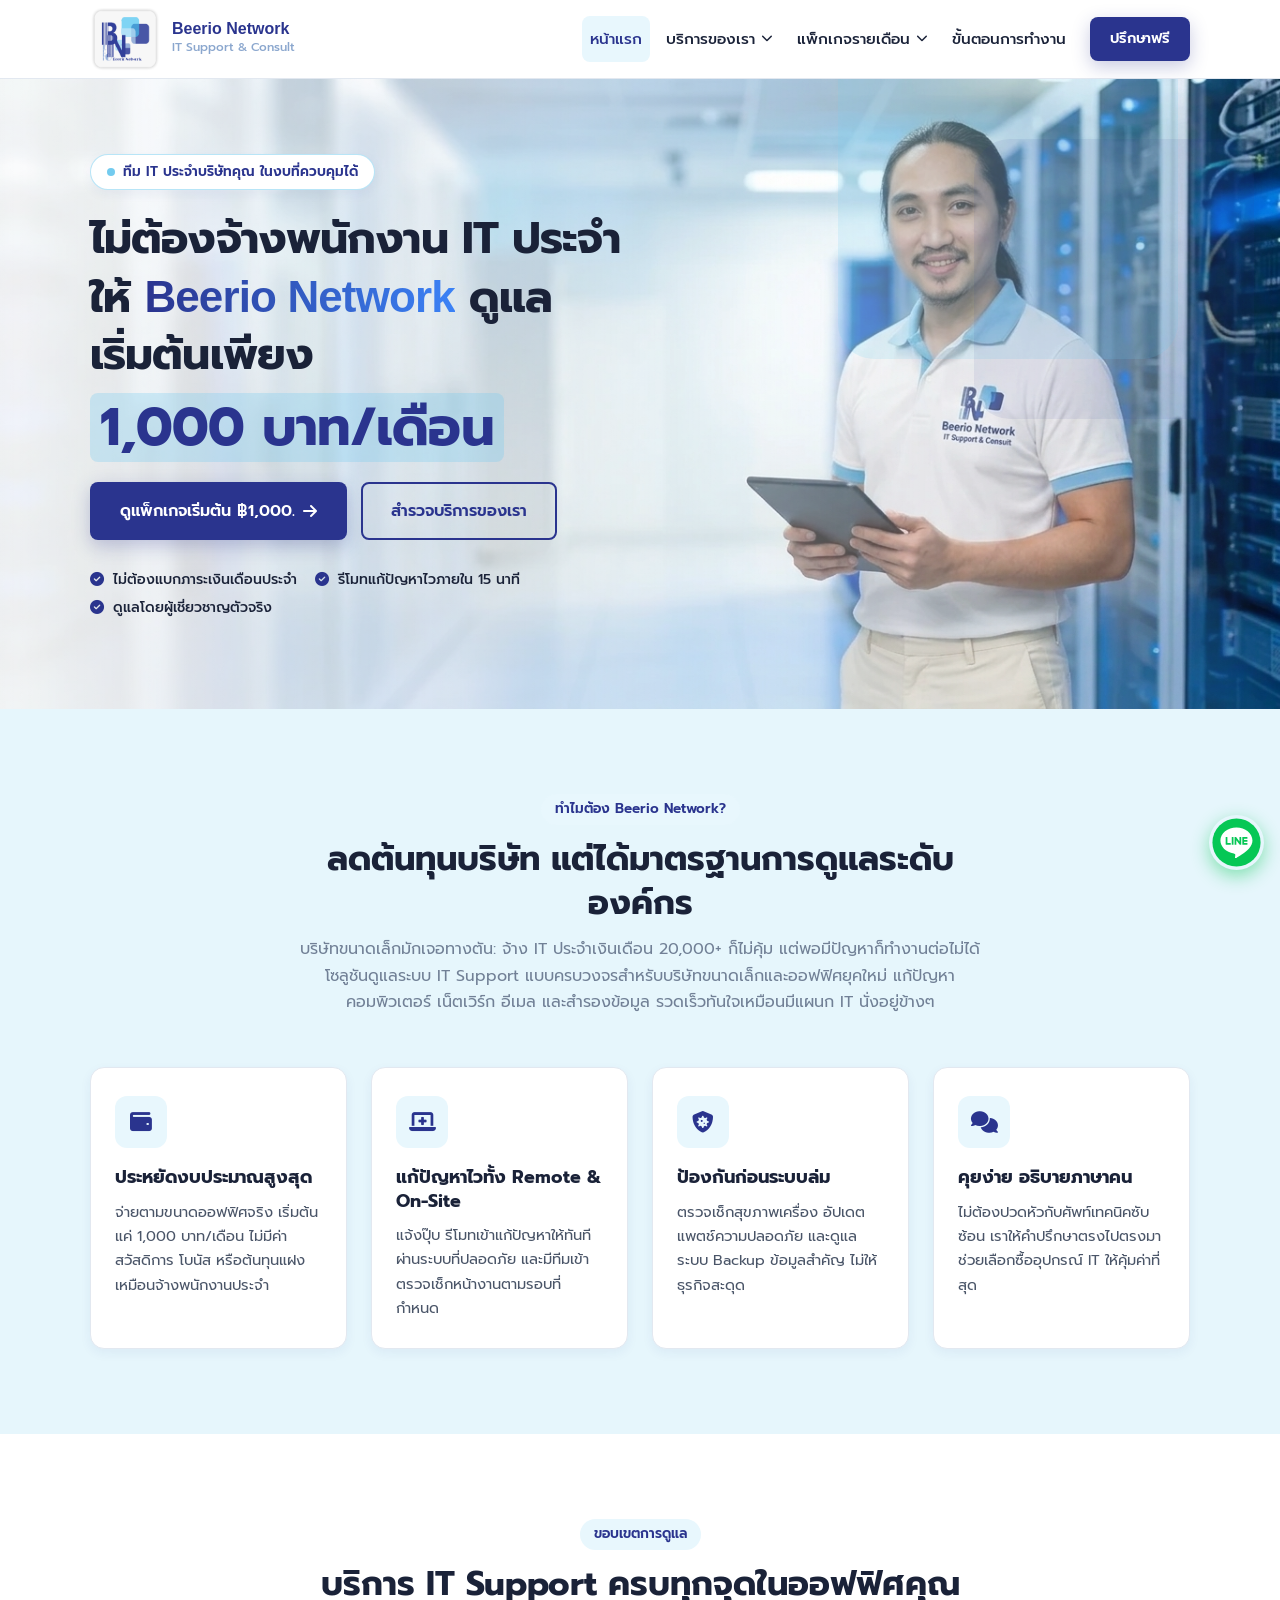
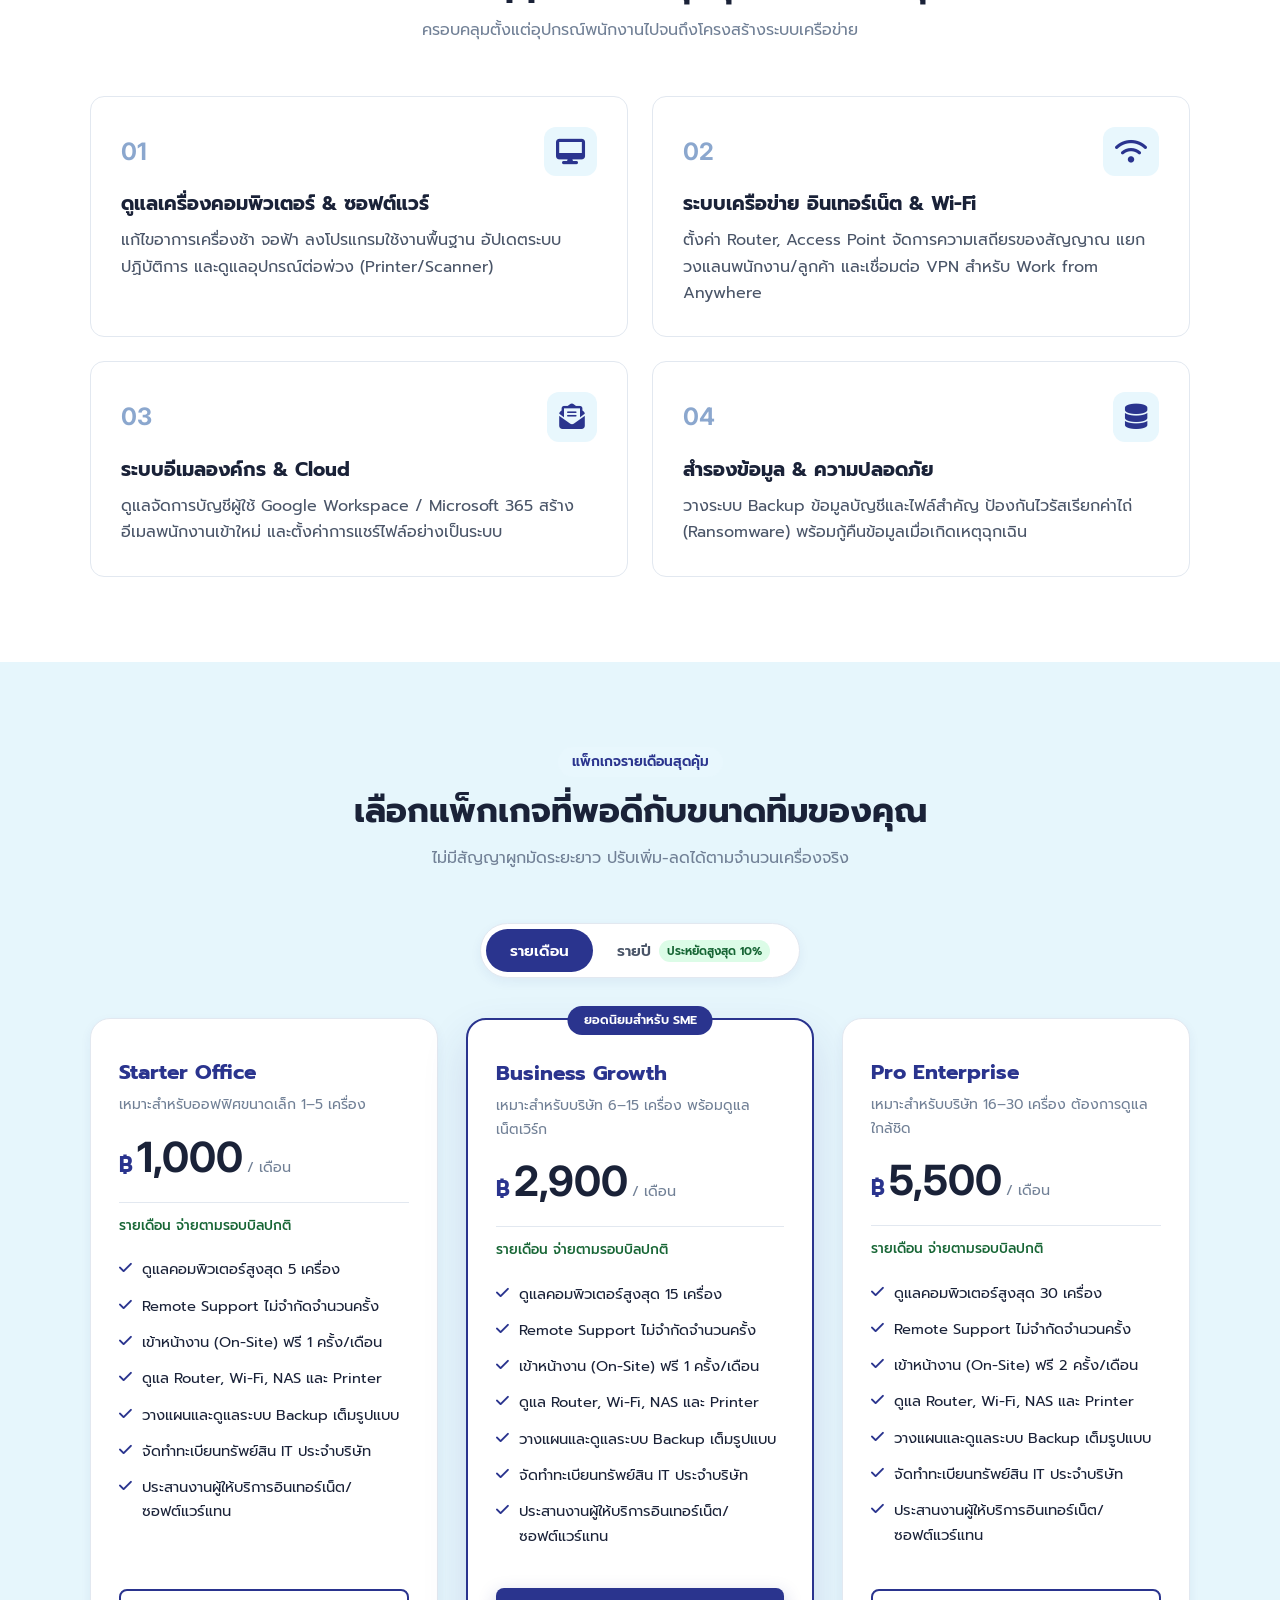
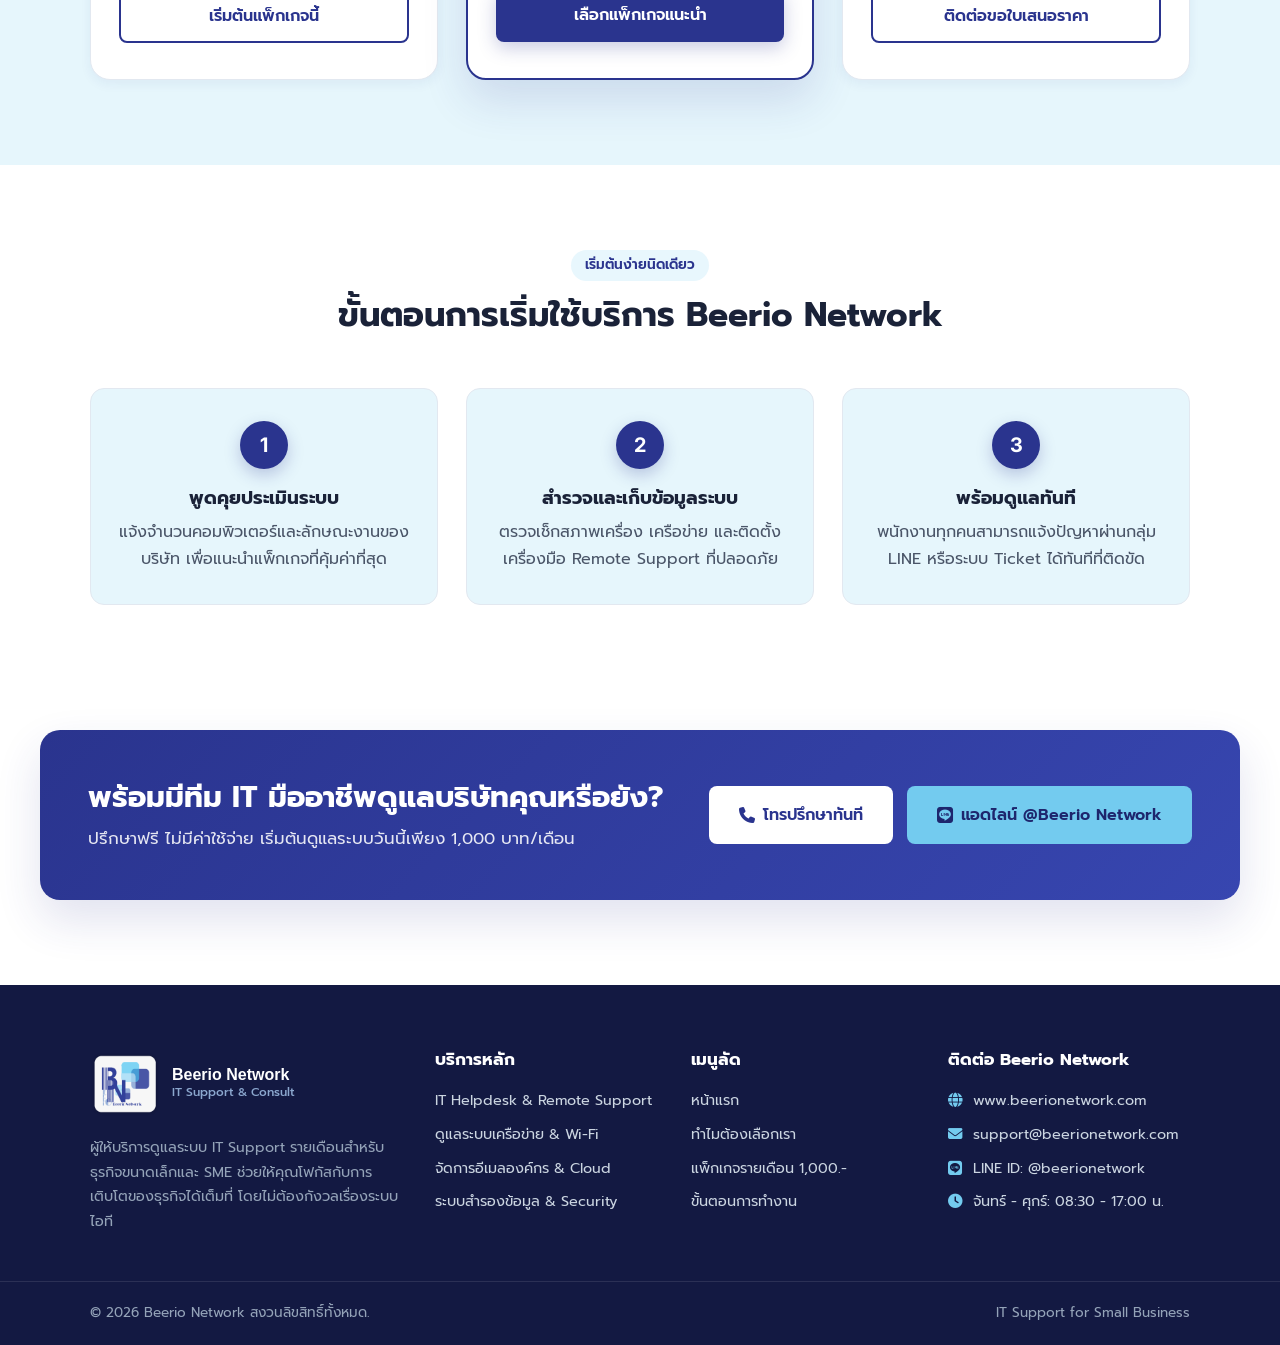
<file: index.html>
<!DOCTYPE html>
<html lang="th">

<head>
    <meta charset="UTF-8">
    <meta name="viewport" content="width=device-width, initial-scale=1.0">
    <link rel="icon" href="img/logo.png">
    <title>Beerio Network | บริการดูแลระบบ IT Support สำหรับบริษัทขนาดเล็ก</title>
    <meta name="description"
        content="บริการดูแลระบบ IT Support รายเดือนสำหรับบริษัทขนาดเล็ก ไม่ต้องจ้างพนักงานประจำ เริ่มต้นเพียง 1,000 บาท/เดือน โดย Beerio Network">

    <!-- Google Fonts: Prompt & Inter -->
    <link rel="preconnect" href="https://fonts.googleapis.com">
    <link rel="preconnect" href="https://fonts.gstatic.com" crossorigin>
    <link
        href="https://fonts.googleapis.com/css2?family=Inter:wght@400;600;700&family=Prompt:wght@300;400;500;600;700&display=swap"
        rel="stylesheet">

    <!-- Font Awesome Icons -->
    <link rel="stylesheet" href="https://cdnjs.cloudflare.com/ajax/libs/font-awesome/6.5.1/css/all.min.css">

    <!-- Custom CSS -->
    <link rel="stylesheet" href="css/style.css">
</head>

<body>

    <!-- FOOTER -->
    <div data-include="section/header.html"></div>

    <!-- MAIN: include แต่ละ section -->
    <main id="home">
        <div data-include="section/home.html"></div>
        <div data-include="section/why-us.html"></div>
        <div data-include="section/services.html"></div>
        <div data-include="section/pricing.html"></div>
        <div data-include="section/workflow.html"></div>
        <div data-include="section/contact.html"></div>
    </main>

    <!-- FOOTER -->
    <div data-include="section/footer.html"></div>
    <!-- ปุ่ม LINE ลอย (แสดงเฉพาะมือถือ) -->
    <a href="https://line.me/R/ti/p/%40Beerio Network" class="line-float" target="_blank" rel="noopener"
        aria-label="แชทผ่าน LINE">
        <img src="svg/line.svg" alt="LINE" class="line-icon">
    </a>
    <!-- โหลด section แล้วค่อยโหลด script.js -->
    <script src="js/include.js"></script>
</body>

</html>
</file>
<file: css/style.css>
/* ==========================================
   CSS VARIABLES (โทนสีถอดจากโลโก้ Beerio Network)
========================================== */
:root {
    --primary-navy: #2A348E;
    /* สีน้ำเงินเข้มหลักจากตัวอักษร B, N */
    --primary-navy-dark: #1E266D;
    /* สีน้ำเงินเข้มสำหรับ Hover */
    --accent-sky: #73CBEF;
    /* สีฟ้าสว่างจากกล่องสี่เหลี่ยมด้านบน */
    --accent-sky-light: #E8F7FD;
    /* สีฟ้าอ่อนมากสำหรับพื้นหลัง Badge/Icon */
    --soft-blue: #8BA7CE;
    /* สีฟ้าหม่นจากตัวอักษร E E R I O */

    --bg-main: #FFFFFF;
    --bg-light: #73cbef2e;
    ;
    --text-dark: #1A2238;
    --text-body: #4A5568;
    --text-muted: #718096;
    --border-color: #E2E8F0;

    --shadow-sm: 0 4px 12px rgba(42, 52, 142, 0.06);
    --shadow-md: 0 10px 30px rgba(42, 52, 142, 0.10);
    --shadow-lg: 0 20px 45px rgba(42, 52, 142, 0.14);

    --radius-sm: 8px;
    --radius-md: 14px;
    --radius-lg: 20px;
    --transition: all 0.25s ease;
}

/* ==========================================
   RESET & BASE STYLES
========================================== */
* {
    margin: 0;
    padding: 0;
    box-sizing: border-box;
}

html {
    scroll-behavior: smooth;
    scroll-padding-top: 78px;
    font-size: 16px;
}

body {
    font-family: 'Prompt', 'Inter', sans-serif;
    color: var(--text-body);
    background-color: var(--bg-main);
    line-height: 1.65;
    overflow-x: hidden;
}

h1,
h2,
h3,
h4 {
    color: var(--text-dark);
    font-weight: 700;
    line-height: 1.3;
}

a {
    text-decoration: none;
    color: inherit;
    transition: var(--transition);
}

ul {
    list-style: none;
}

img {
    max-width: 100%;
    display: block;
}

.container {
    width: 100%;
    max-width: 1200px;
    margin: 0 auto;
    padding: 0 20px;
}

/* แนวนอน ตั้งแต่ iPad Air ลงมา ยกเว้นโทรศัพท์แนวนอน */
@media (max-width: 1366px) and (orientation: landscape) and (min-height: 501px) {
    .container {
        padding: 0 50px;
    }
}

.text-center {
    text-align: center;
}

/* ==========================================
   BUTTONS
========================================== */
.btn {
    display: inline-flex;
    align-items: center;
    justify-content: center;
    gap: 8px;
    font-weight: 600;
    border-radius: var(--radius-sm);
    cursor: pointer;
    border: 2px solid transparent;
    transition: var(--transition);
}

.btn-sm {
    padding: 8px 18px;
    font-size: 0.9rem;
}

.btn-lg {
    padding: 14px 28px;
    font-size: 1rem;
}

.btn-block {
    width: 100%;
    padding: 12px 20px;
}

.btn-primary {
    background: var(--primary-navy);
    color: #FFFFFF;
    box-shadow: 0 6px 18px rgba(42, 52, 142, 0.25);
}

.btn-primary:hover {
    background: var(--primary-navy-dark);
    transform: scale(1.02);
}

.btn-primary.translate-right:hover {
    background: var(--primary-navy-dark);
    transform: translateX(3px);
}

.btn-outline {
    background: transparent;
    border-color: var(--primary-navy);
    color: var(--primary-navy);
}

.btn-outline:hover {
    background: var(--primary-navy);
    color: #FFFFFF;
}

.btn-white {
    background: #FFFFFF;
    color: var(--primary-navy);
}

.btn-white:hover {
    background: var(--accent-sky-light);
    transform: translateY(-2px);
}

.btn-sky {
    background: var(--accent-sky);
    color: var(--primary-navy-dark);
}

.btn-sky:hover {
    background: #5EC1EB;
    transform: translateY(-2px);
}

/* ==========================================
   LAYOUT: HEADER & MULTI-LAYER DROPDOWN NAV
========================================== */
.site-header {
    position: sticky;
    top: 0;
    z-index: 1000;
    background: rgba(255, 255, 255, 0.92);
    backdrop-filter: blur(12px);
    border-bottom: 1px solid var(--border-color);
    transition: var(--transition);
}

.site-header.scrolled {
    box-shadow: var(--shadow-sm);
}

.nav-container {
    display: flex;
    align-items: center;
    justify-content: space-between;
    height: 78px;
}

/* Brand Logo */
.brand {
    display: flex;
    align-items: center;
    gap: 12px;
}

.brand-logo {
    width: 70px;
    height: 70px;
    object-fit: contain;
}

.brand-text {
    display: flex;
    flex-direction: column;
}

.brand-name {
    font-family: 'Broadway', sans-serif;
    font-size: 1rem;
    font-weight: 700;
    color: var(--primary-navy);
    line-height: 1.1;
}

.brand-sub {
    font-size: 0.75rem;
    color: var(--soft-blue);
    font-weight: 500;
}

/* Desktop Navigation */
.nav-list {
    display: flex;
    align-items: center;
    gap: 8px;
}

.nav-item {
    position: relative;
}

.nav-link {
    display: flex;
    align-items: center;
    gap: 6px;
    padding: 10px 8px;
    font-size: 0.95rem;
    font-weight: 500;
    color: var(--text-dark);
    border-radius: var(--radius-sm);
}

.nav-link:hover,
.nav-link.active {
    color: var(--primary-navy);
    background: var(--accent-sky-light);
}

.arrow-icon {
    font-size: 0.72rem;
    transition: transform 0.25s ease;
}

.sub-arrow {
    transition: transform 0.25s ease;
}

/* Dropdown Layer 1 (Menu ลงด้านล่าง) */
.dropdown-menu {
    position: absolute;
    top: calc(100% + 8px);
    left: 0;
    min-width: 265px;
    background: #FFFFFF;
    border: 1px solid var(--border-color);
    border-radius: var(--radius-md);
    box-shadow: var(--shadow-lg);
    padding: 8px;
    opacity: 0;
    visibility: hidden;
    transform: translateY(10px);
    transition: var(--transition);
    z-index: 1001;
}

.has-dropdown:hover>.dropdown-menu {
    opacity: 1;
    visibility: visible;
    transform: translateY(0);
}

@media (hover: hover) and (pointer: fine) {
    .has-dropdown:hover>.nav-link .arrow-icon {
        transform: rotate(180deg);
    }
}

.dropdown-item {
    position: relative;
}

.dropdown-link {
    display: flex;
    align-items: center;
    justify-content: space-between;
    gap: 10px;
    padding: 10px 14px;
    font-size: 0.9rem;
    color: var(--text-dark);
    border-radius: var(--radius-sm);
}

.dropdown-link i:first-child {
    color: var(--primary-navy);
    width: 18px;
}

.dropdown-link:hover {
    background: var(--accent-sky-light);
    color: var(--primary-navy);
}

.sub-arrow {
    font-size: 0.72rem;
    color: var(--soft-blue);
}

/* Dropdown Layer 2 & 3 (Submenu แตกออกด้านข้าง) */
.dropdown-submenu {
    position: absolute;
    top: -8px;
    left: calc(100% + 6px);
    min-width: 255px;
    background: #FFFFFF;
    border: 1px solid var(--border-color);
    border-radius: var(--radius-md);
    box-shadow: var(--shadow-lg);
    padding: 8px;
    opacity: 0;
    visibility: hidden;
    transform: translateX(10px);
    transition: var(--transition);
    z-index: 1002;
}

.has-submenu:hover>.dropdown-submenu {
    opacity: 1;
    visibility: visible;
    transform: translateX(0);
}

.nav-cta-wrap {
    margin-left: 8px;
}

.mobile-toggle {
    display: none;
    background: var(--accent-sky-light);
    color: var(--primary-navy);
    border: none;
    width: 42px;
    height: 42px;
    border-radius: var(--radius-sm);
    font-size: 1.2rem;
    cursor: pointer;
}

/* ==========================================
   home SECTION
========================================== */
.home-section {
    --ov-start: rgba(255, 255, 255, 0.75);
    --ov-mid: rgba(255, 255, 255, 0.5);
    --ov-end: rgba(255, 255, 255, 0);
    --bg-pos: 50% center;

    position: relative;
    padding: 75px 0 90px;
    overflow: hidden;
    background:
        linear-gradient(90deg, var(--ov-start) 0%, var(--ov-mid) 45%, var(--ov-end) 100%),
        url("../img/home-bg.webp") var(--bg-pos) / cover no-repeat;
}

/* แท็บเล็ต / จอแคบ: เนื้อหาเรียงคอลัมน์เดียว ให้คนอยู่ครึ่งขวา และเพิ่มความขาวให้อ่านข้อความง่าย */
@media (max-width: 1024px) {
    .home-section {
        --bg-pos: 65% center;
        --ov-start: rgba(255, 255, 255, 0.92);
        --ov-mid: rgba(255, 255, 255, 0.7);
        --ov-end: rgba(255, 255, 255, 0.15);
    }
}

/* iPad Pro แนวตั้ง */
@media (min-width: 768px) and (max-width: 1032px) and (orientation: portrait) {
    .home-section {
        --bg-pos: 60% center;
    }
}

/* iPad Air แนวนอน */
@media (min-width: 1100px) and (max-width: 1366px) and (orientation: landscape) and (pointer: coarse) {
    .home-section {
        --bg-pos: 55% center;
    }
}

/* โทรศัพท์: ใช้รูปเดิม ชิดซ้าย ไม่ให้เห็นตัวคน */
@media (max-width: 767px) and (orientation: portrait) {
    .home-section {
        --bg-pos: 0% center;
        --ov-start: rgba(255, 255, 255, 0.75);
        --ov-mid: rgba(255, 255, 255, 0.6);
        --ov-end: rgba(255, 255, 255, 0.4);
    }
}


/* รูปทรงสี่เหลี่ยมมนโปร่งแสง สไตล์เดียวกับโลโก้ Beerio Network */
.home-bg-shapes .shape {
    position: absolute;
    border-radius: 36px;
    z-index: 0;
    pointer-events: none;
}

.home-bg-shapes .shape-1 {
    width: 340px;
    height: 340px;
    background: rgba(115, 203, 239, 0.18);
    top: -60px;
    right: 8%;
}

.home-bg-shapes .shape-2 {
    width: 280px;
    height: 280px;
    background: rgba(42, 52, 142, 0.08);
    top: 60px;
    right: 2%;
}

.home-grid {
    position: relative;
    z-index: 1;
    display: grid;
    grid-template-columns: 1.15fr 0.85fr;
    align-items: center;
    gap: 48px;
}

.badge-pill {
    display: inline-flex;
    align-items: center;
    gap: 8px;
    background: #FFFFFF;
    border: 1px solid rgba(115, 203, 239, 0.5);
    color: var(--primary-navy);
    padding: 6px 16px;
    border-radius: 999px;
    font-size: 0.85rem;
    font-weight: 600;
    margin-bottom: 20px;
    box-shadow: var(--shadow-sm);
}

.badge-pill .dot {
    width: 8px;
    height: 8px;
    border-radius: 50%;
    background: var(--accent-sky);
}

.home-title {
    font-size: 2.75rem;
    margin-bottom: 20px;
    letter-spacing: -0.02em;
}

.text-gradient {
    background: linear-gradient(90deg, var(--primary-navy), #3B82F6);
    -webkit-background-clip: text;
    -webkit-text-fill-color: transparent;
    font-family: 'Broadway', sans-serif;
}

.price-highlight {
    color: var(--primary-navy);
    background: rgba(115, 203, 239, 0.3);
    padding: 0 10px;
    border-radius: 8px;
    width: fit-content;
    margin-top: 10px;
    font-size: 1.2em;
}

.home-desc {
    font-size: 1.05rem;
    color: var(--text-body);
    margin-bottom: 30px;
    max-width: 580px;
}

.home-actions {
    display: flex;
    flex-wrap: wrap;
    gap: 14px;
    margin-bottom: 28px;
}

.home-trust {
    display: flex;
    flex-wrap: wrap;
    row-gap: 5px;
    column-gap: 18px;
    font-size: 0.88rem;
    color: var(--text-dark);
    font-weight: 500;
}

.trust-item i {
    color: var(--primary-navy);
    margin-right: 4px;
}

/* home Visual Card */
.dashboard-card {
    background: #FFFFFF;
    border-radius: var(--radius-lg);
    border: 1px solid rgba(139, 167, 206, 0.35);
    box-shadow: var(--shadow-lg);
    overflow: hidden;
}

.card-header-bar {
    background: var(--primary-navy);
    color: #FFFFFF;
    padding: 14px 20px;
    display: flex;
    align-items: center;
    justify-content: space-between;
}

.window-dots {
    display: flex;
    gap: 6px;
}

.window-dots span {
    width: 10px;
    height: 10px;
    border-radius: 50%;
    background: rgba(255, 255, 255, 0.4);
}

.window-dots span:first-child {
    background: var(--accent-sky);
}

.status-tag {
    font-size: 0.78rem;
    background: rgba(255, 255, 255, 0.14);
    padding: 4px 10px;
    border-radius: 999px;
}

.card-body-content {
    padding: 24px;
}

.metric-row {
    display: grid;
    grid-template-columns: 1fr 1fr;
    gap: 14px;
    margin-bottom: 22px;
}

.metric-box {
    display: flex;
    align-items: center;
    gap: 12px;
    padding: 14px;
    background: var(--bg-light);
    border-radius: var(--radius-md);
    border: 1px solid var(--border-color);
}

.metric-icon {
    width: 42px;
    height: 42px;
    border-radius: 10px;
    display: flex;
    align-items: center;
    justify-content: center;
    color: #FFFFFF;
    font-size: 1.1rem;
    flex-shrink: 0;
}

.bg-sky {
    background: var(--accent-sky);
    color: var(--primary-navy-dark);
}

.bg-navy {
    background: var(--primary-navy);
}

.metric-label {
    display: block;
    font-size: 0.75rem;
    color: var(--text-muted);
}

.metric-value {
    font-size: 1.05rem;
    color: var(--text-dark);
}

.ticket-preview {
    background: var(--bg-light);
    border-radius: var(--radius-md);
    padding: 16px;
    border: 1px solid var(--border-color);
}

.ticket-title {
    font-size: 0.85rem;
    font-weight: 600;
    color: var(--primary-navy);
    margin-bottom: 12px;
}

.ticket-item {
    display: flex;
    align-items: flex-start;
    gap: 10px;
    padding: 9px 0;
    border-top: 1px solid var(--border-color);
    font-size: 0.85rem;
}

.ticket-item:first-of-type {
    border-top: none;
    padding-top: 0;
}

.badge-done {
    background: #DCFCE7;
    color: #166534;
    font-size: 0.72rem;
    font-weight: 600;
    padding: 2px 8px;
    border-radius: 6px;
    white-space: nowrap;
}

.badge-active {
    background: var(--accent-sky-light);
    color: var(--primary-navy);
    font-size: 0.72rem;
    font-weight: 600;
    padding: 2px 8px;
    border-radius: 6px;
    white-space: nowrap;
}

/* ==========================================
   GENERAL SECTIONS
========================================== */
.section {
    padding: 85px 0;
}

.section-light {
    background: var(--bg-light);
}

.section-header {
    max-width: 680px;
    margin: 0 auto 52px;
}

.section-tag {
    display: inline-block;
    font-size: 0.85rem;
    font-weight: 600;
    color: var(--primary-navy);
    background: var(--accent-sky-light);
    padding: 4px 14px;
    border-radius: 999px;
    margin-bottom: 12px;
}

.section-title {
    font-size: 2.1rem;
    margin-bottom: 12px;
}

.section-subtitle {
    color: var(--text-muted);
    font-size: 1rem;
}

/* ==========================================
   FEATURES GRID
========================================== */
.features-grid {
    display: grid;
    grid-template-columns: repeat(4, 1fr);
    gap: 24px;
}

.feature-card {
    background: #FFFFFF;
    padding: 28px 24px;
    border-radius: var(--radius-md);
    border: 1px solid var(--border-color);
    box-shadow: var(--shadow-sm);
    transition: var(--transition);
}

.feature-card:hover {
    transform: translateY(-5px);
    border-color: var(--accent-sky);
    box-shadow: var(--shadow-md);
}

.feature-icon {
    width: 52px;
    height: 52px;
    border-radius: 12px;
    background: var(--accent-sky-light);
    color: var(--primary-navy);
    display: flex;
    align-items: center;
    justify-content: center;
    font-size: 1.35rem;
    margin-bottom: 18px;
}

.feature-card h3 {
    font-size: 1.12rem;
    margin-bottom: 10px;
}

.feature-card p {
    font-size: 0.92rem;
    color: var(--text-body);
}

/* ==========================================
   SERVICES GRID
========================================== */
.services-grid {
    display: grid;
    grid-template-columns: repeat(2, 1fr);
    gap: 24px;
}

.service-box {
    background: #FFFFFF;
    border: 1px solid var(--border-color);
    border-radius: var(--radius-md);
    padding: 30px;
    transition: var(--transition);
}

.service-box:hover {
    border-color: var(--primary-navy);
    box-shadow: var(--shadow-md);
}

.service-top {
    display: flex;
    align-items: center;
    justify-content: space-between;
    margin-bottom: 16px;
}

.service-num {
    font-family: 'Inter', sans-serif;
    font-size: 1.5rem;
    font-weight: 700;
    color: var(--soft-blue);
}

.service-icon {
    font-size: 1.6rem;
    color: var(--primary-navy);
    background: var(--accent-sky-light);
    padding: 12px;
    border-radius: 12px;
}

.service-box h3 {
    font-size: 1.2rem;
    margin-bottom: 10px;
}

/* ==========================================
   PRICING SECTION
========================================== */
.pricing-grid {
    display: grid;
    grid-template-columns: repeat(3, 1fr);
    gap: 28px;
    align-items: stretch;
}

.pricing-grid[data-billing-panel] {
    display: none;
}

.pricing-grid[data-billing-panel].active {
    display: grid;
}

.pricing-card {
    position: relative;
    background: #FFFFFF;
    border: 1px solid var(--border-color);
    border-radius: var(--radius-lg);
    padding: 36px 28px;
    display: flex;
    flex-direction: column;
    box-shadow: var(--shadow-sm);
    transition: var(--transition);
}

.pricing-card:hover {
    transform: translateY(-5px);
    box-shadow: var(--shadow-md);
}

.pricing-card.featured {
    border: 2px solid var(--primary-navy);
    box-shadow: var(--shadow-lg);
}

.popular-ribbon {
    position: absolute;
    top: -14px;
    left: 50%;
    transform: translateX(-50%);
    background: var(--primary-navy);
    color: #FFFFFF;
    font-size: 0.78rem;
    font-weight: 600;
    padding: 4px 16px;
    border-radius: 999px;
    white-space: nowrap;
}

.plan-name {
    font-size: 1.3rem;
    font-weight: 700;
    color: var(--primary-navy);
}

.plan-note {
    margin: -8px 0 20px;
    font-size: 0.78rem;
    font-weight: 400;
    color: var(--text-muted, #64748b);
}

.plan-desc {
    font-size: 0.88rem;
    color: var(--text-muted);
    margin: 4px 0 20px;
}

.plan-price {
    display: flex;
    align-items: baseline;
    gap: 4px;
    padding-bottom: 20px;
    margin-bottom: 20px;
    border-bottom: 1px solid var(--border-color);
}

.plan-price .currency {
    font-size: 1.3rem;
    font-weight: 700;
    color: var(--primary-navy);
}

.plan-price .amount {
    font-family: 'Inter', sans-serif;
    font-size: 2.6rem;
    font-weight: 700;
    color: var(--text-dark);
    line-height: 1;
}

.plan-price .period {
    font-size: 0.9rem;
    color: var(--text-muted);
}

.plan-features {
    flex-grow: 1;
    margin-bottom: 28px;
}

.plan-features li {
    display: flex;
    align-items: flex-start;
    gap: 10px;
    font-size: 0.92rem;
    margin-bottom: 12px;
    color: var(--text-dark);
}

.plan-features li i {
    color: var(--primary-navy);
    margin-top: 4px;
}

.plan-features li.muted {
    color: var(--text-muted);
}

.plan-features li.muted i {
    color: var(--soft-blue);
}

/* ==========================================
   BILLING TOGGLE (รายเดือน / รายปี)
========================================== */
.billing-toggle {
    display: flex;
    width: fit-content;
    margin: 0 auto 40px;
    padding: 5px;
    background: #FFFFFF;
    border: 1px solid var(--border-color);
    border-radius: 999px;
    box-shadow: var(--shadow-sm);
}

.billing-tab {
    display: inline-flex;
    align-items: center;
    gap: 8px;
    padding: 10px 24px;
    font-family: inherit;
    font-size: 0.95rem;
    font-weight: 600;
    color: var(--text-body);
    background: transparent;
    border: none;
    border-radius: 999px;
    cursor: pointer;
    transition: var(--transition);
}

.billing-tab.active {
    background: var(--primary-navy);
    color: #FFFFFF;
}

.save-badge {
    font-size: 0.72rem;
    font-weight: 600;
    padding: 2px 8px;
    border-radius: 999px;
    background: #DCFCE7;
    color: #166534;
}

.plan-note {
    margin: -8px 0 20px;
    font-size: 0.85rem;
    font-weight: 500;
    color: #166534;
}

.plan-note:empty {
    display: none;
}

@media (max-width: 480px) {
    .billing-tab {
        padding: 10px 16px;
        font-size: 0.88rem;
    }
}

/* ==========================================
   WORKFLOW STEPS
========================================== */
.steps-grid {
    display: grid;
    grid-template-columns: repeat(3, 1fr);
    gap: 28px;
}

.step-card {
    text-align: center;
    padding: 32px 24px;
    background: var(--bg-light);
    border-radius: var(--radius-md);
    border: 1px solid var(--border-color);
}

.step-badge {
    width: 48px;
    height: 48px;
    margin: 0 auto 18px;
    border-radius: 50%;
    background: var(--primary-navy);
    color: #FFFFFF;
    font-family: 'Inter', sans-serif;
    font-size: 1.25rem;
    font-weight: 700;
    display: flex;
    align-items: center;
    justify-content: center;
    box-shadow: 0 6px 16px rgba(42, 52, 142, 0.25);
}

.step-card h3 {
    font-size: 1.15rem;
    margin-bottom: 8px;
}

/* ==========================================
   CTA BANNER
========================================== */
.cta-section {
    padding: 40px 0 85px;
}

.cta-box {
    background: linear-gradient(135deg, var(--primary-navy) 0%, #3746B0 100%);
    border-radius: var(--radius-lg);
    padding: 48px;
    display: flex;
    align-items: center;
    justify-content: space-between;
    gap: 24px;
    color: #FFFFFF;
    box-shadow: var(--shadow-lg);
}

.cta-text h2 {
    color: #FFFFFF;
    font-size: 1.85rem;
    margin-bottom: 8px;
}

.cta-text p {
    color: rgba(255, 255, 255, 0.88);
    font-size: 1.05rem;
}

.cta-actions {
    display: flex;
    flex-wrap: wrap;
    gap: 14px;
    flex-shrink: 0;
}

/* ==========================================
   LAYOUT: FOOTER
========================================== */
.site-footer {
    background: #131942;
    color: #CBD5E1;
    padding-top: 64px;
}

.footer-grid {
    display: grid;
    grid-template-columns: 1.4fr 1fr 1fr 1.1fr;
    gap: 36px;
    padding-bottom: 48px;
}

.footer-logo-wrap .brand-name {
    color: #FFFFFF;
}

.footer-about {
    margin-top: 16px;
    font-size: 0.9rem;
    line-height: 1.7;
    color: #94A3B8;
}

.site-footer h4 {
    color: #FFFFFF;
    font-size: 1.05rem;
    margin-bottom: 18px;
}

.footer-links li,
.footer-contact li {
    margin-bottom: 10px;
    font-size: 0.9rem;
}

.footer-links a:hover {
    color: var(--accent-sky);
    padding-left: 4px;
}

.footer-contact li i {
    color: var(--accent-sky);
    width: 20px;
}

.footer-bottom {
    border-top: 1px solid rgba(255, 255, 255, 0.1);
    padding: 20px 0;
    font-size: 0.85rem;
    color: #94A3B8;
}

.footer-bottom-flex {
    display: flex;
    justify-content: space-between;
    align-items: center;
    flex-wrap: wrap;
    gap: 10px;
}

/* ==========================================
   RESPONSIVE: TABLET & MOBILE
========================================== */
@media (max-width: 1024px) {
    .home-grid {
        grid-template-columns: 1fr;
    }

    .home-title {
        font-size: 2.3rem;
    }

    .features-grid {
        grid-template-columns: repeat(2, 1fr);
    }

    .pricing-grid {
        grid-template-columns: 1fr;
        max-width: 520px;
        margin: 0 auto;
    }

    .cta-box {
        flex-direction: column;
        text-align: center;
    }

    .footer-grid {
        grid-template-columns: repeat(2, 1fr);
    }
}

@media (max-width: 860px) {
    .mobile-toggle {
        display: flex;
        align-items: center;
        justify-content: center;
    }

    .main-nav {
        position: fixed;
        top: 78px;
        left: 0;
        width: 100%;
        max-height: calc(100vh - 78px);
        overflow-y: auto;
        background: #FFFFFF;
        border-bottom: 1px solid var(--border-color);
        box-shadow: var(--shadow-lg);
        padding: 16px 20px 28px;
        display: none;
    }

    .main-nav.open {
        display: block;
    }

    .nav-list {
        flex-direction: column;
        align-items: stretch;
        gap: 4px;
    }

    .nav-link {
        justify-content: space-between;
        padding: 12px 14px;
    }

    /* Mobile Multi-layer Dropdown (เปลี่ยนเป็น Accordion ซ้อนชั้น) */
    .dropdown-menu,
    .dropdown-submenu {
        position: static;
        opacity: 1;
        visibility: visible;
        transform: none;
        box-shadow: none;
        border: none;
        border-left: 2px solid var(--accent-sky);
        border-radius: 0;
        margin-left: 14px;
        padding: 4px 0 4px 10px;
        display: none;
    }

    .has-dropdown.active>.dropdown-menu,
    .has-submenu.active>.dropdown-submenu {
        display: block;
    }

    .has-dropdown.active>.nav-link .arrow-icon,
    .has-submenu.active>.dropdown-link .sub-arrow {
        transform: rotate(180deg);
    }

    .nav-cta-wrap {
        margin: 12px 0 0;
    }

    .nav-cta-wrap .btn {
        width: 100%;
    }
}

@media (max-width: 640px) {

    .section {
        padding: 45px 0;
    }

    .home-section {
        padding: 50px 0 65px;
    }

    .home-title {
        font-size: 1.6rem;
    }

    .metric-row,
    .features-grid,
    .services-grid,
    .steps-grid,
    .footer-grid {
        grid-template-columns: 1fr;
    }

    .cta-box {
        padding: 32px 20px;
    }
}

/* ปุ่ม LINE ลอย: */

.line-float {
    display: flex;
    align-items: center;
    justify-content: center;
    position: fixed;
    right: 16px;
    bottom: 30px;
    z-index: 999;
    width: 55px;
    border-radius: 50%;
    box-shadow: 0 6px 18px rgba(6, 199, 85, 0.45);
}

.line-icon {
    display: block;
    width: 100%;
    /* แก้ขนาดตรงนี้ */

}
</file>
